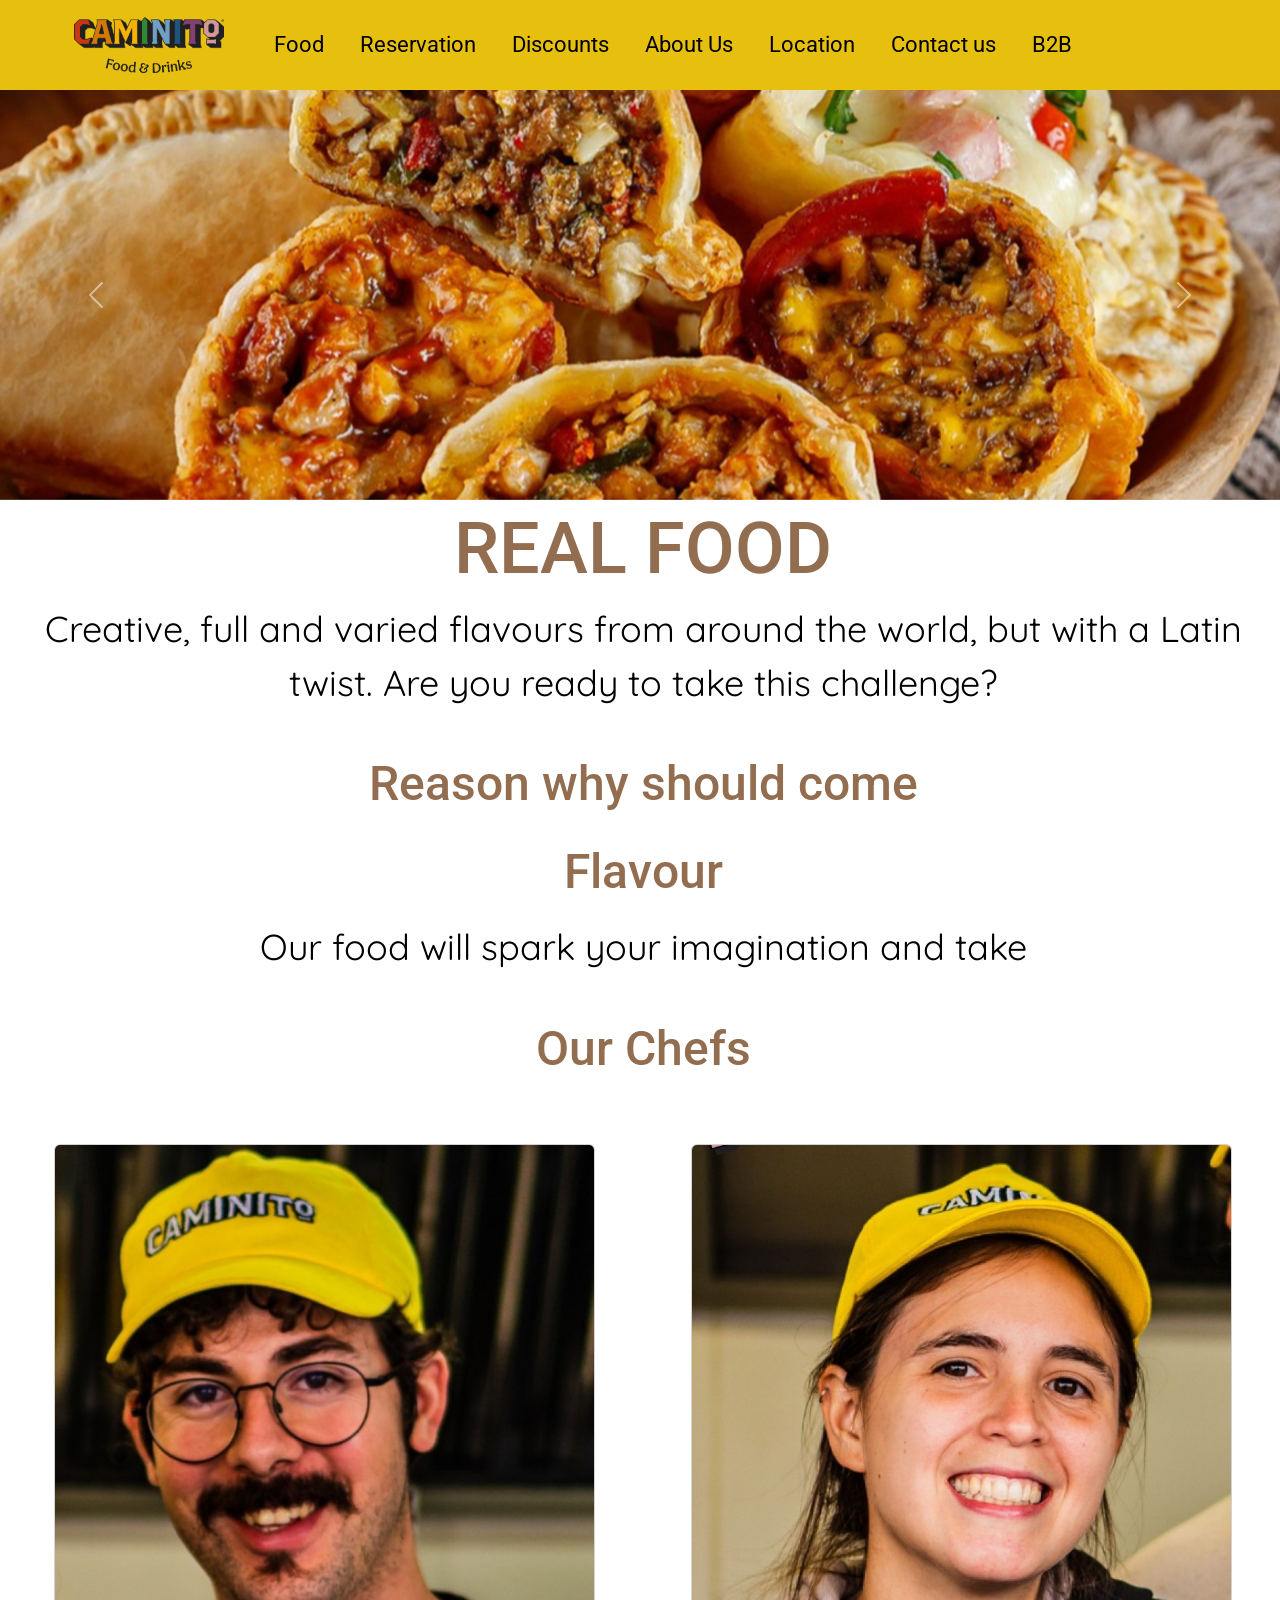
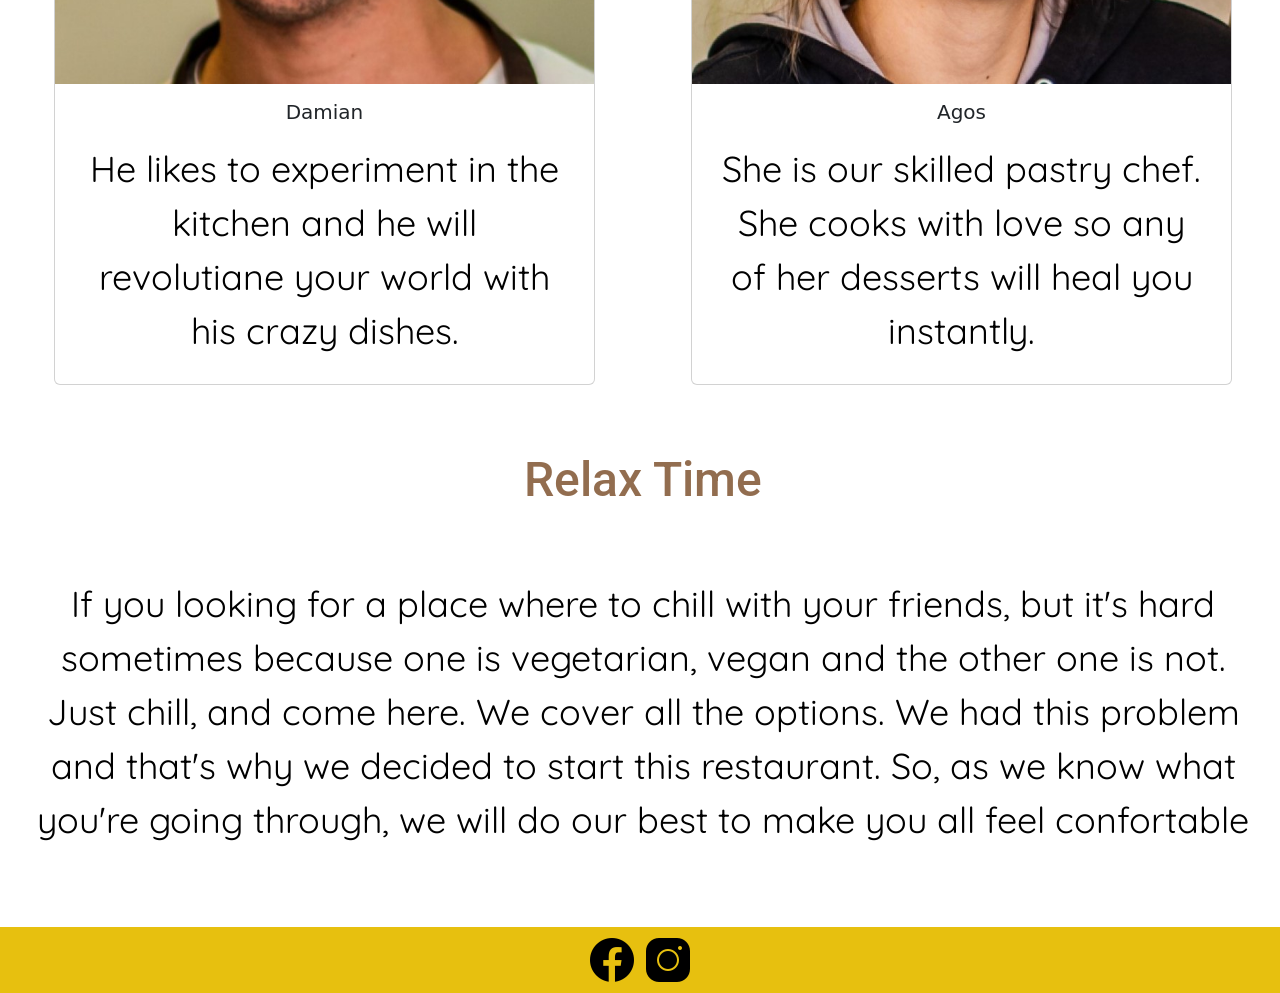
<file: index.html>
<DOCTYPE html>
<html lang="en">
<head>
    <meta charset="UTF-8">
    <meta http-equiv="X-UA-Compatible" content="IE=edge">
    <meta name="viewport" content="width=device-width, initial-scale=1.0">
    <title>Caminito Index</title>
    <!--link a Bootstrap-->
    <link href="https://cdn.jsdelivr.net/npm/bootstrap@5.3.0-alpha2/dist/css/bootstrap.min.css" rel="stylesheet" integrity="sha384-aFq/bzH65dt+w6FI2ooMVUpc+21e0SRygnTpmBvdBgSdnuTN7QbdgL+OapgHtvPp" crossorigin="anonymous">
    <!--Link a mi css-->
    <link rel="stylesheet" href="CSS/Style.css">
</head>
<body>
    <!--menu navegador por mi pagina-->
    <!--S nav boot-->
    <nav class="navbar navbar-expand-lg nav sticky-top">
        <!--S logo-->
            <div class="container-fluid">
              <a class="navbar-brand px-4 mx-2" href="index.html">
                <img src="Logo/Frame.png" alt="Caminito logo">
            </a>
        <!--E logo-->
         <!--S Boton hamburguesa-->
              <button class="navbar-toggler" type="button" data-bs-toggle="collapse" data-bs-target="#navbarNav" aria-controls="navbarNav" aria-expanded="false" aria-label="Toggle navigation">
                <span class="navbar-toggler-icon"></span>
              </button>
        <!--E Boton hamburguesa-->
            <div class="collapse navbar-collapse Nav1" id="navbarNav">
                <ul class="navbar-nav textsize textRight">
                  <li class="nav-item">
                    <a class="nav-link active" aria-current="page" href="./pages/food.html" > Food</a>
                  </li>
                  <li class="nav-item">
                    <a class="nav-link active" aria-current="page" href="./pages/reservation.html"> Reservation</a>
                  </li>
                  <li class="nav-item">
                    <a class="nav-link active" aria-current="page" href="./pages/discounts.html">Discounts</a>
                  </li>
                  <li class="nav-item">
                    <a class="nav-link active" aria-current="page" href="./pages/aboutus.html">About Us</a>
                  </li>
                  <li class="nav-item">
                    <a class="nav-link active" aria-current="page" href="./pages/location.html">Location</a>
                  </li>
                  </li>
                  <li class="nav-item">
                    <a class="nav-link active" aria-current="page" href="./pages/contactus.html">Contact us</a>
                  </li>
                  <li class="nav-item">
                    <a class="nav-link active" aria-current="page" href="./pages/b2b.html">B2B</a>
                  </li>
                </ul>
              </div>
            </div>
    </nav>
     <!---E NAV DE BOOT-->
    <!--Fin de mi menu navegador por mi pagina-->
<header>
        <!--S Carrusel automatico -->
       <div id="carouselExampleAutoplaying" class="carousel slide" data-bs-ride="carousel">
            <div class="carousel-inner">
              <div class="carousel-item active">
                <img src="fotos/Comida/Carrusel/Banner.jpg" class="d-block w-100" alt="several empanadas of differents flavours">
              </div>
              <div class="carousel-item">
                <img src="fotos/Comida/Carrusel/BannerChoclo.jpg" class="d-block w-100" alt="Veggie empanada with cheese and corn">
              </div>
              <div class="carousel-item">
                <img src="fotos/Comida/Carrusel/BannerVarias.jpg" class="d-block w-100" alt="Several empanada with differents fills">
              </div>
            </div>
            <button class="carousel-control-prev" type="button" data-bs-target="#carouselExampleAutoplaying" data-bs-slide="prev">
              <span class="carousel-control-prev-icon" aria-hidden="true"></span>
              <span class="visually-hidden">Previous</span>
            </button>
            <button class="carousel-control-next" type="button" data-bs-target="#carouselExampleAutoplaying" data-bs-slide="next">
              <span class="carousel-control-next-icon" aria-hidden="true"></span>
              <span class="visually-hidden">Next</span>
            </button>
          </div>
    </header>
    <main>
        <section class="textCenter contenedor">
            <h1>REAL FOOD</h1>
            <div>
            <p>Creative, full and varied flavours from around the world, but with a Latin twist. Are you ready to take this challenge?</p>
            </div>
        </div>
        </section>
        <section class="textCenter contenedor">
            <div>
                <h2>Reason why should come</h2>
            </div>
            <div class="hijo">
                 <h2>Flavour</h2>
                <P> Our food will spark your imagination and take<! you to a new world of gastronimical delights. Because our Chef are always experimenting new techniques from all around the world </P>
            </div>
                <h2>Our Chefs</h2>
                <div class="container-fluid py-2">
                    <div class="row">
                            <article class="col-sm-12 col-lg-6 p-5">
                                    <div class="card">
                                        <img src="fotos/Damian.jpg" class="card-img-top" alt="Chef Damian">
                                        <div class="card-body">
                                        <h5 class="card-title">Damian</h5>
                                        <p class="card-text">He likes to experiment in the kitchen and he will revolutiane your world with his crazy dishes.</p>
                                        </div>
                                    </div>
                            </article>
                            <article class="col-sm-12 col-lg-6 p-5">
                                <div class="card">
                                    <img src="fotos/Agos.jpg" class="card-img-top" alt="Chef Damian">
                                    <div class="card-body">
                                    <h5 class="card-title">Agos</h5>
                                    <p class="card-text">She is our skilled pastry chef. She cooks with love so any of her desserts will heal you instantly.</p>
                                    </div>
                                </div>
                            </article>
                    </div>
                </div>
                    <h2>Relax Time</h2>
                    <div class="hijo textCenter py-5 px-3">
                        <p> If you looking for a place where to chill with your friends, but it's hard sometimes because one is vegetarian, vegan and the other one is not. Just chill,
                            and come here. We cover all the options. We had this problem 
                            and that's why we decided to start this restaurant. So, as we know 
                             what you're going through, we will do our best to make you all feel confortable</p>
                    </div>
                </div>
            </div>
        </section>
    </main>
    <footer class="py-2">
        <a href="https://www.facebook.com/caminito.si.foodtruck" target="_blank">
        <img src="[data-uri]" target="Facebook">
       <a href="https://www.instagram.com/caminito.foodtruck/" target="_blank"> 
        <img src="[data-uri]" alt="Instagram">
       </a>
    </footer>
    <script src="https://cdn.jsdelivr.net/npm/bootstrap@5.3.0-alpha2/dist/js/bootstrap.bundle.min.js" integrity="sha384-qKXV1j0HvMUeCBQ+QVp7JcfGl760yU08IQ+GpUo5hlbpg51QRiuqHAJz8+BrxE/N" crossorigin="anonymous"></script>
</body>
</html>
</file>
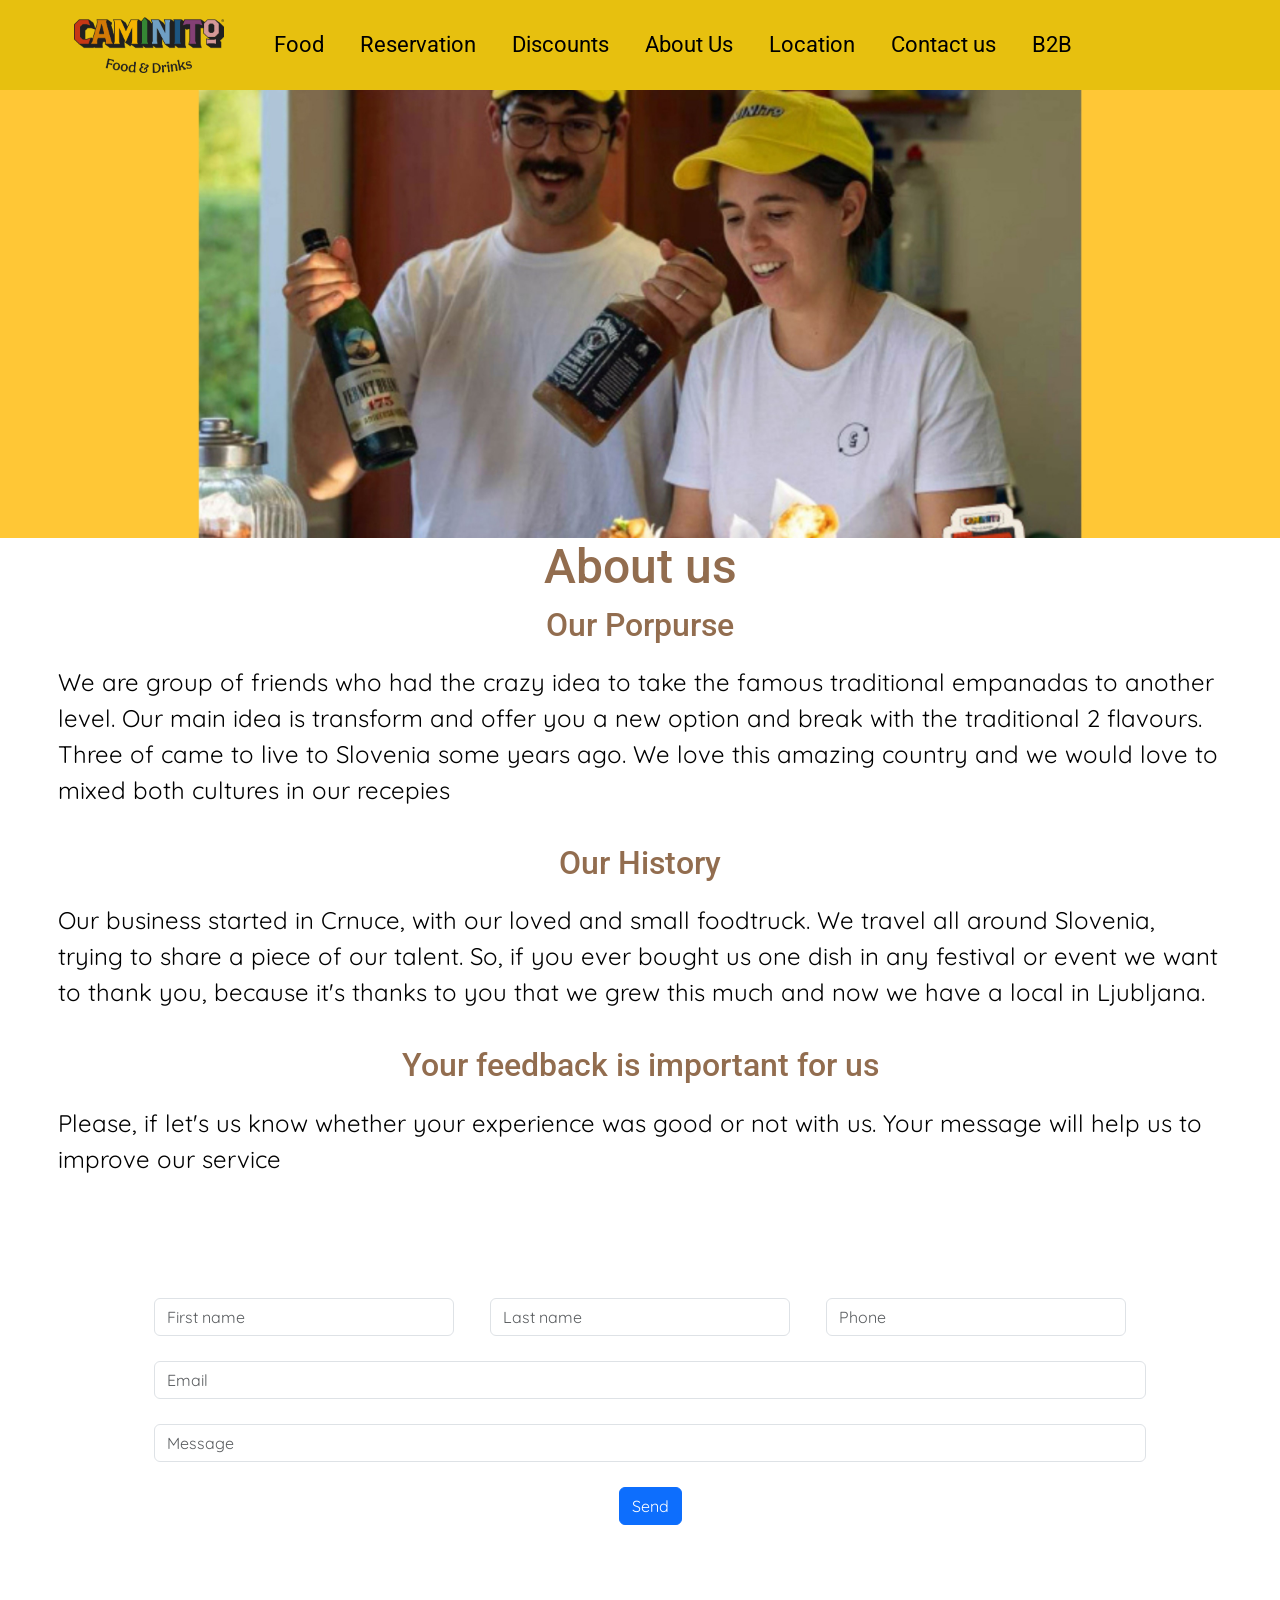
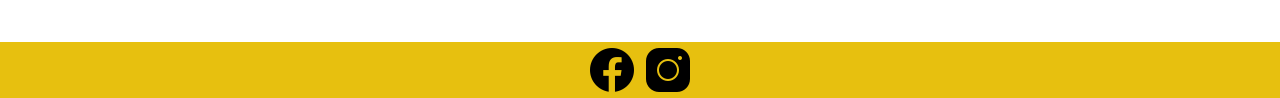
<file: pages/aboutus.html>
<!DOCTYPE html>
<html lang="en">
<head>
    <meta charset="UTF-8">
    <meta http-equiv="X-UA-Compatible" content="IE=edge">
    <meta name="viewport" content="width=device-width, initial-scale=1.0">
    <title>About us</title>
       <!--link a Bootstrap-->
       <link href="https://cdn.jsdelivr.net/npm/bootstrap@5.3.0-alpha2/dist/css/bootstrap.min.css" rel="stylesheet" integrity="sha384-aFq/bzH65dt+w6FI2ooMVUpc+21e0SRygnTpmBvdBgSdnuTN7QbdgL+OapgHtvPp" crossorigin="anonymous">
       <!--Link a mi css-->
       <link rel="stylesheet" href="../CSS/Style.css">
</head>
<body>
    <!--menu navegador por mi pagina-->
    <!--S nav boot-->
    <nav class="navbar navbar-expand-lg nav sticky-top">
        <!--S logo-->
            <div class="container-fluid">
              <a class="navbar-brand px-4 mx-2" href="../index.html">
                <img src="../Logo/Frame.png" alt="Caminito logo">
            </a>
        <!--E logo-->
         <!--S Boton hamburguesa-->
              <button class="navbar-toggler" type="button" data-bs-toggle="collapse" data-bs-target="#navbarNav" aria-controls="navbarNav" aria-expanded="false" aria-label="Toggle navigation">
                <span class="navbar-toggler-icon"></span>
              </button>
        <!--E Boton hamburguesa-->
            <div class="collapse navbar-collapse Nav1" id="navbarNav">
                <ul class="navbar-nav textsize textRight">
                  <li class="nav-item">
                    <a class="nav-link active" aria-current="page" href="food.html">Food</a>
                  </li>
                  <li class="nav-item">
                    <a class="nav-link active" aria-current="page" href="reservation.html">Reservation</a>
                  </li>
                  <li class="nav-item">
                    <a class="nav-link active" aria-current="page" href="discounts.html">Discounts</a>
                  </li>
                  <li class="nav-item">
                    <a class="nav-link active" aria-current="page" href="aboutus.html">About Us</a>
                  </li>
                  <li class="nav-item">
                    <a class="nav-link active" aria-current="page" href="location.html">Location</a>
                  </li>
                  </li>
                  <li class="nav-item">
                    <a class="nav-link active" aria-current="page" href="contactus.html">Contact us</a>
                  </li>
                  <li class="nav-item">
                    <a class="nav-link active" aria-current="page" href="b2b.html">B2B</a>
                  </li>
                </ul>
              </div>
            </div>
    </nav>
     <!---E NAV DE BOOT-->
    <!--Fin de mi menu navegador por mi pagina-->
    <Header>
        <img src="../fotos/Nav/aboutUs.jpg" alt="Plate with several portions of empanadas">
    </Header>
    <main>
        <h1>About us</h1>
        <Section class="px-5">
            <div>
                <h2>Our Porpurse</h2>
                <p> We are group of friends who had the crazy idea to take the famous traditional empanadas to another level. 
                    Our main idea is transform and offer you a new option and break with the traditional 2 flavours. Three of 
                    came to live to Slovenia some years ago. We love this amazing country and we would love to mixed both 
                    cultures in our recepies
                 <!--<br> se usa para separa en lineas-->
            </div>
            <div>
                <h2> Our History</h2>
                <p>Our business started in Crnuce, with our loved and small foodtruck. We travel all around Slovenia,
                trying to share a piece of our talent. So, if you ever bought us one dish in any festival or event 
                we want to thank you, because it's thanks to you that we grew this much and now we have a local in Ljubljana.</p>
            </div>
        </Section>

        <Section class="px-5">
            <div> 
                <h2>Your feedback is important for us</h2>
                <p>Please, if let's us know whether your experience was good or not with us. Your message will help us to improve our service</p>
            </div>
            <Div>
                <form action="Envio.php">
                    <div class="row g-3 p-5 mx-auto">
                        <div class="col">
                          <input type="text" class="form-control" placeholder="First name" aria-label="First name">
                        </div>
                        <div class="col">
                          <input type="text" class="form-control" placeholder="Last name" aria-label="Last name">
                        </div>
                        <div class="col">
                            <input type="text" class="form-control" placeholder="Phone" aria-label="Phone">
                          </div>
                        <div class="col-12">
                            <input type="email" class="form-control" placeholder="Email" aria-label="Email">
                        </div>
                        <div class="col-12">
                            <input type="text" class="form-control" placeholder="Message" aria-label="Message">
                        </div>
                        <div class="col-12 textCenter">
                            <button type="submit" class="btn btn-primary">Send</button>
                          </div>
                    </div>
                </form>
            </div>
        </Section>
        <Sect></Sect>
    </main>
    <footer><a href="https://www.facebook.com/caminito.si.foodtruck" target="_blank">
        <img src="[data-uri]" target="Facebook">
       <a href="https://www.instagram.com/caminito.foodtruck/" target="_blank"> 
        <img src="[data-uri]" alt="Instagram">
       </a>
    </footer>
    <script src="https://cdn.jsdelivr.net/npm/bootstrap@5.3.0-alpha2/dist/js/bootstrap.bundle.min.js" integrity="sha384-qKXV1j0HvMUeCBQ+QVp7JcfGl760yU08IQ+GpUo5hlbpg51QRiuqHAJz8+BrxE/N" crossorigin="anonymous"></script>
</body>
</file>
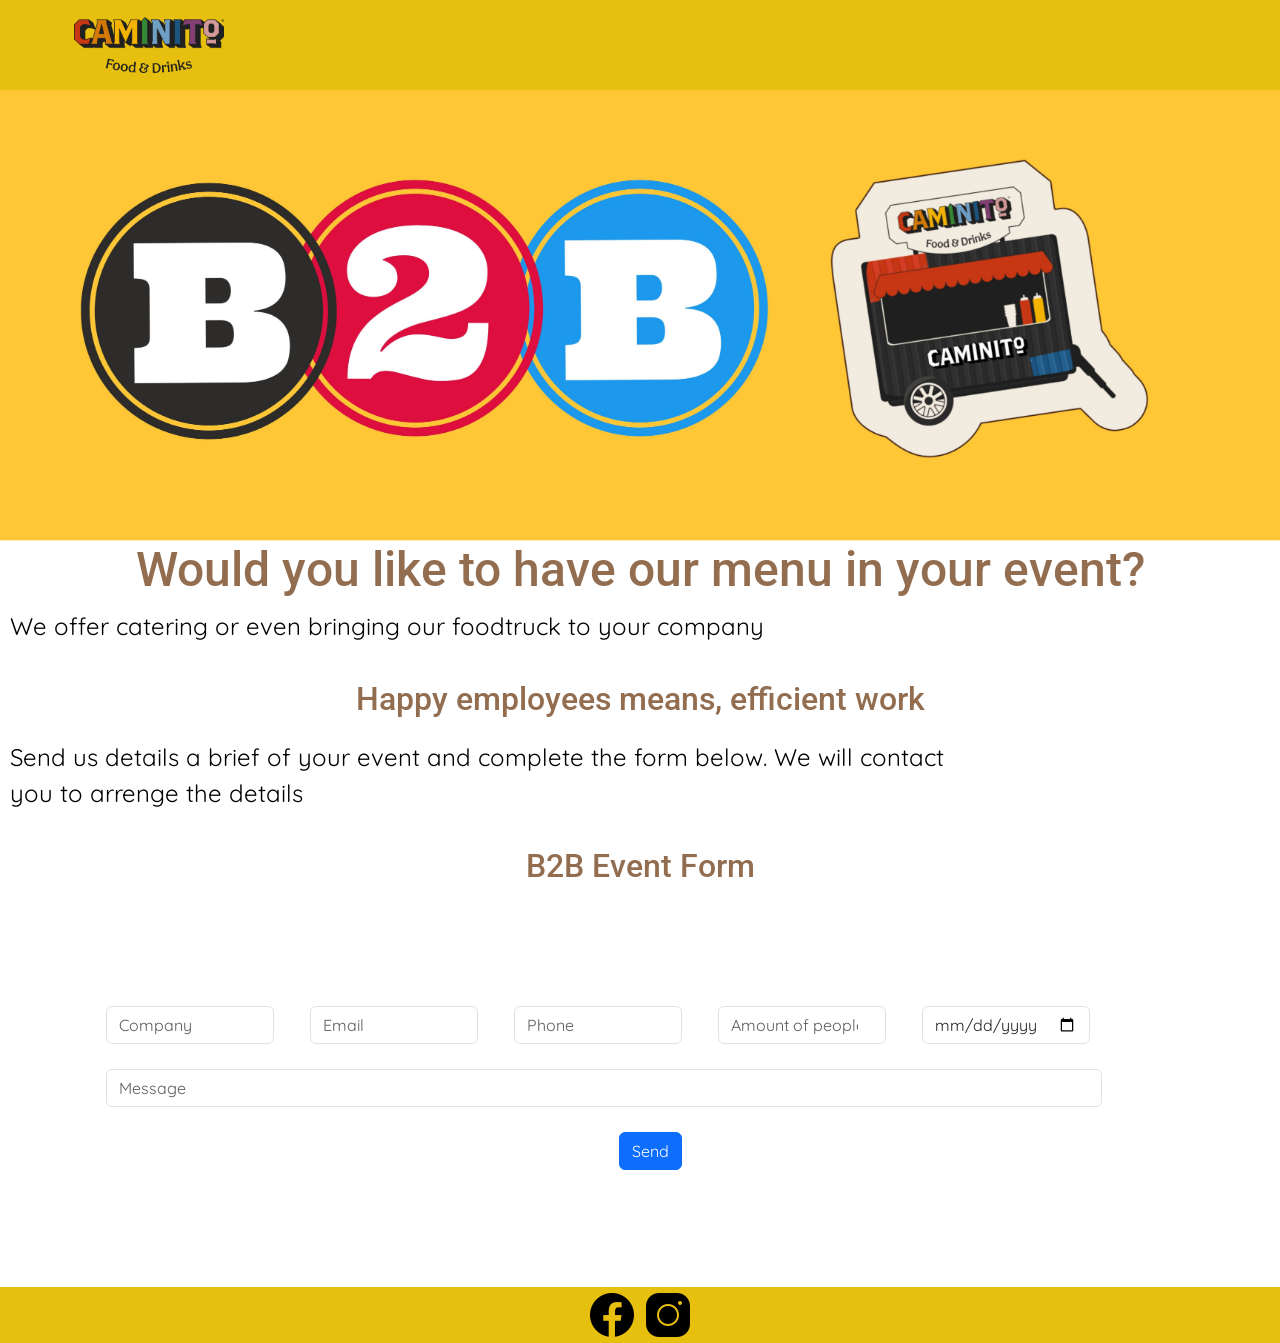
<file: pages/b2b.html>
<!DOCTYPE html>
<html lang="en">
<head>
    <meta charset="UTF-8">
    <meta http-equiv="X-UA-Compatible" content="IE=edge">
    <meta name="viewport" content="width=device-width, initial-scale=1.0">
    <title>B2B</title>
       <!--link a Bootstrap-->
       <link href="https://cdn.jsdelivr.net/npm/bootstrap@5.3.0-alpha2/dist/css/bootstrap.min.css" rel="stylesheet" integrity="sha384-aFq/bzH65dt+w6FI2ooMVUpc+21e0SRygnTpmBvdBgSdnuTN7QbdgL+OapgHtvPp" crossorigin="anonymous">
       <!--Link a mi css-->
       <link rel="stylesheet" href="../CSS/Style.css">
<body>
    <!--menu navegador por mi pagina-->
    <!--S nav boot-->
    <nav class="navbar navbar-expand-lg nav sticky-top">
        <!--S logo-->
            <div class="container-fluid">
              <a class="navbar-brand px-4 mx-2" href="../index.html">
                <img src="../Logo/Frame.png" alt="Caminito logo">
            </a>
        <!--E logo-->
         <!--S Boton hamburguesa-->
              <button class="navbar-toggler" type="button" data-bs-toggle="collapse" data-bs-target="#navbarNav" aria-controls="navbarNav" aria-expanded="false" aria-label="Toggle navigation">
                <span class="navbar-toggler-icon"></span>
        <!--E Boton hamburguesa-->
            <div class="collapse navbar-collapse Nav1" id="navbarNav">
              <ul class="navbar-nav textsize textRight">
                <li class="nav-item">
                  <a class="nav-link active" aria-current="page" href="food.html">Food</a>
                </li>
                <li class="nav-item">
                  <a class="nav-link active" aria-current="page" href="reservation.html">Reservation</a>
                </li>
                <li class="nav-item">
                  <a class="nav-link active" aria-current="page" href="discounts.html">Discounts</a>
                </li>
                <li class="nav-item">
                  <a class="nav-link active" aria-current="page" href="aboutus.html">About Us</a>
                </li>
                <li class="nav-item">
                  <a class="nav-link active" aria-current="page" href="location.html">Location</a>
                </li>
                </li>
                <li class="nav-item">
                  <a class="nav-link active" aria-current="page" href="contactus.html">Contact us</a>
                </li>
                <li class="nav-item">
                  <a class="nav-link active" aria-current="page" href="b2b.html">B2B</a>
                </li>
              </ul>
              </div>
            </div>
          </nav>
        <!---E NAV DE BOOT-->
        <!--Fin de mi menu navegador por mi pagina-->
    <header>
        <img src="../fotos/Nav/b2b.jpg" alt="Plate with empanadas of differents flavours">
    </header>
        <Main>
            <Section>
                <h1>Would you like to have our menu in your event?</h1>
                <p>We offer catering or even bringing our foodtruck to your company</p>
                <h2>Happy employees means, efficient work</h2>
                <p>Send us details a brief of your event and complete the form below. We will contact 
                    <br> you to arrenge the details</p>
            </Section>
            <section>
            <h2>B2B Event Form</form></h2>
            <form action="Envio.php">
                <div class="row g-3 p-5 mx-auto">
                    <div class="col-sm-12 col-md-2">
                      <input type="text" class="form-control" placeholder="Company" aria-label="Company">
                    </div>
                    <div class="col-sm-12 col-md-2">
                        <input type="email" class="form-control" placeholder="Email" aria-label="Email">
                    </div>
                    <div class="col-sm-12 col-md-2">
                        <input type="text" class="form-control" placeholder="Phone" aria-label="Phone">
                      </div>

                    <div class="col-sm-12 col-md-2">
                      <input type="number" class="form-control" placeholder="Amount of people" aria-label="Amount of People">
                    </div>
                    <div class="col-sm-12 col-md-2">
                        <input type="date" class="form-control" placeholder="Date" aria-label="Date">
                    </div>
                    <div class="col-sm-12 col-md-11">
                    <input type="text" class="form-control" placeholder="Message" aria-label="Message">
                    </div>
                    <div class="col-12 textCenter">
                        <button type="submit" class="btn btn-primary">Send</button>
                    </div>
                  </div>
                </form>
            </section>
        </Main>
        <footer><a href="https://www.facebook.com/caminito.si.foodtruck/" target="_blank">
            <img src="[data-uri]" target="Facebook">
           <a href="https://www.instagram.com/caminito.foodtruck/" target="_blank"> 
            <img src="[data-uri]" alt="Instagram">
           </a>
        </footer>  
        <script src="https://cdn.jsdelivr.net/npm/bootstrap@5.3.0-alpha2/dist/js/bootstrap.bundle.min.js" integrity="sha384-qKXV1j0HvMUeCBQ+QVp7JcfGl760yU08IQ+GpUo5hlbpg51QRiuqHAJz8+BrxE/N" crossorigin="anonymous"></script>  
</body>
</html>
</file>
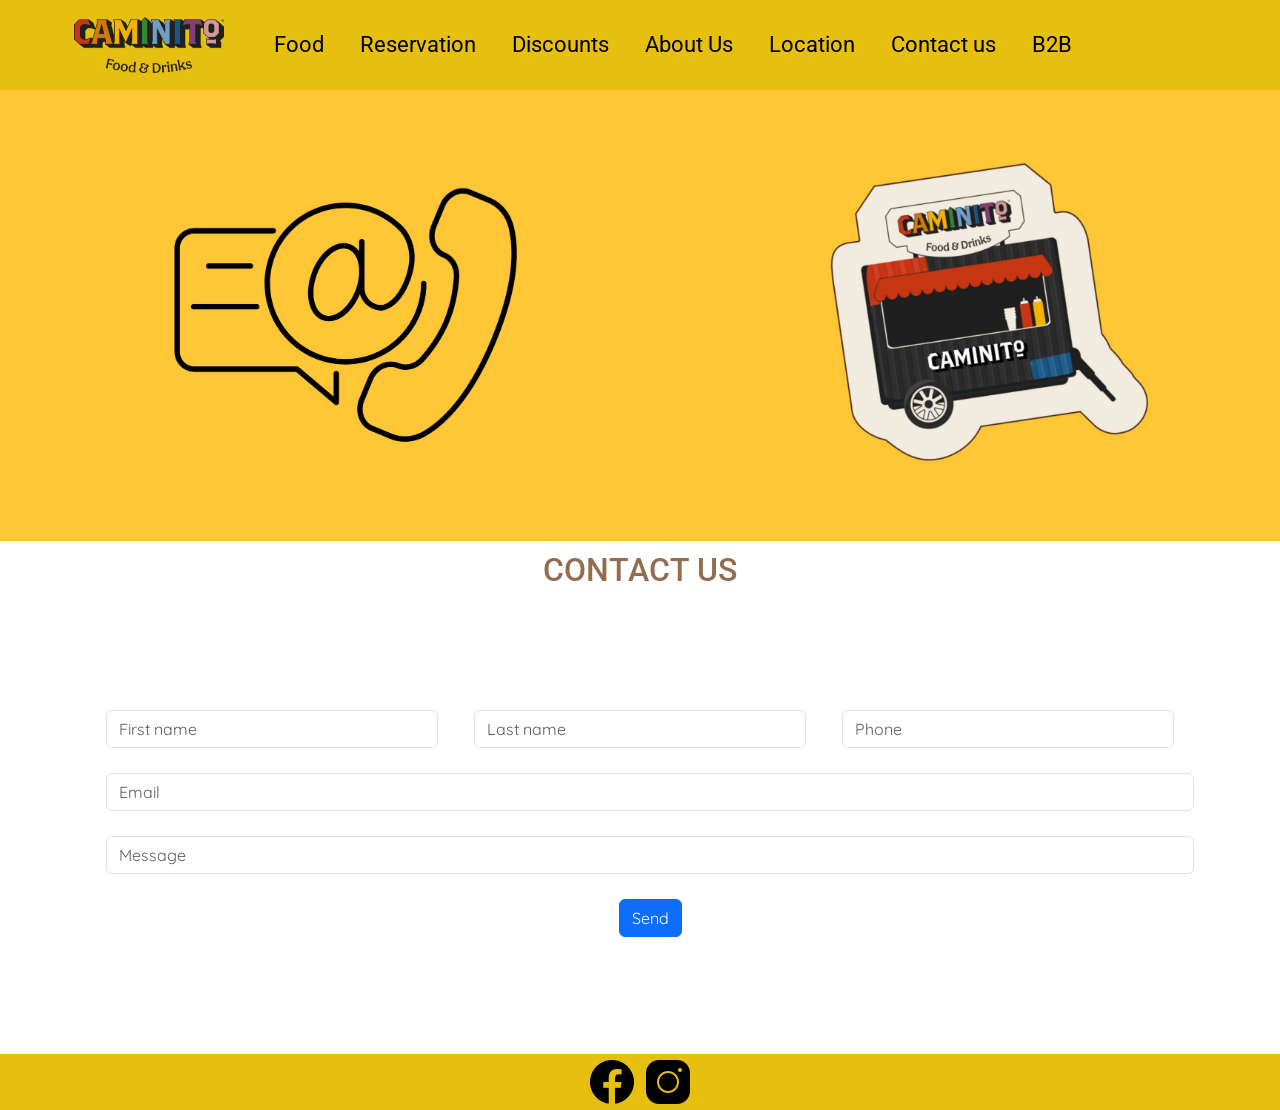
<file: pages/contactus.html>
<!DOCTYPE html>
<html lang="en">
<head>
    <meta charset="UTF-8">
    <meta http-equiv="X-UA-Compatible" content="IE=edge">
    <meta name="viewport" content="width=device-width, initial-scale=1.0">
    <title>contactus</title>
    <!--Link to bootstrap-->
    <link href="https://cdn.jsdelivr.net/npm/bootstrap@5.3.0-alpha2/dist/css/bootstrap.min.css" rel="stylesheet" integrity="sha384-aFq/bzH65dt+w6FI2ooMVUpc+21e0SRygnTpmBvdBgSdnuTN7QbdgL+OapgHtvPp" crossorigin="anonymous">
    <!--Link to my css-->
    <link rel="stylesheet" href="../CSS/Style.css">
</head>
<body>
    <!--menu navegador por mi pagina-->
    <!--S nav boot-->
    <nav class="navbar navbar-expand-lg nav sticky-top">
        <!--S logo-->
            <div class="container-fluid">
              <a class="navbar-brand px-4 mx-2" href="../index.html">
                <img src="../Logo/Frame.png" alt="Caminito logo">
            </a>
        <!--E logo-->
         <!--S Boton hamburguesa-->
              <button class="navbar-toggler" type="button" data-bs-toggle="collapse" data-bs-target="#navbarNav" aria-controls="navbarNav" aria-expanded="false" aria-label="Toggle navigation">
                <span class="navbar-toggler-icon"></span>
              </button>
        <!--E Boton hamburguesa-->
            <div class="collapse navbar-collapse Nav1" id="navbarNav">
                <ul class="navbar-nav textsize textRight">
                  <li class="nav-item">
                    <a class="nav-link active" aria-current="page" href="Food.html" > Food</a>
                  </li>
                  <li class="nav-item">
                    <a class="nav-link active" aria-current="page" href="Reservation.html"> Reservation</a>
                  </li>
                  <li class="nav-item">
                    <a class="nav-link active" aria-current="page" href="Discounts.html">Discounts</a>
                  </li>
                  <li class="nav-item">
                    <a class="nav-link active" aria-current="page" href="Aboutus.html">About Us</a>
                  </li>
                  <li class="nav-item">
                    <a class="nav-link active" aria-current="page" href="location.html">Location</a>
                  </li>
                  </li>
                  <li class="nav-item">
                    <a class="nav-link active" aria-current="page" href="contactus.html">Contact us</a>
                  </li>
                  <li class="nav-item">
                    <a class="nav-link active" aria-current="page" href="B2B.html">B2B</a>
                  </li>
                </ul>
              </div>
            </div>
          </nav>
        <!---E NAV DE BOOT-->
        <!--Fin de mi menu navegador por mi pagina-->
    <header>
        <img src="../fotos/Nav/contactUs.jpg" alt="Plate with empanadas of differents flavours">
    </header>
    <Main>
        <h2>CONTACT US</h2>
        <form action="Envio.php">
            <div class="row g-3 p-5 mx-auto">
                <div class="col">
                  <input type="text" class="form-control" placeholder="First name" aria-label="First name">
                </div>
                <div class="col">
                  <input type="text" class="form-control" placeholder="Last name" aria-label="Last name">
                </div>
                <div class="col">
                    <input type="text" class="form-control" placeholder="Phone" aria-label="Phone">
                  </div>
                <div class="col-12">
                    <input type="email" class="form-control" placeholder="Email" aria-label="Email">
                </div>
                <div class="col-12">
                    <input type="text" class="form-control" placeholder="Message" aria-label="Message">
                </div>
                <div class="col-12 textCenter">
                    <button type="submit" class="btn btn-primary">Send</button>
                  </div>
              </div>
            </form>
        </Main>
        <footer><a href="https://www.facebook.com/caminito.si.foodtruck" target="_blank">
            <img src="[data-uri]" target="Facebook">
           <a href="https://www.instagram.com/caminito.foodtruck/" target="_blank"> 
            <img src="[data-uri]" alt="Instagram">
           </a>
        </footer>    
    <script src="https://cdn.jsdelivr.net/npm/bootstrap@5.3.0-alpha2/dist/js/bootstrap.bundle.min.js" integrity="sha384-qKXV1j0HvMUeCBQ+QVp7JcfGl760yU08IQ+GpUo5hlbpg51QRiuqHAJz8+BrxE/N" crossorigin="anonymous"></script>
</body>
</html>
</file>
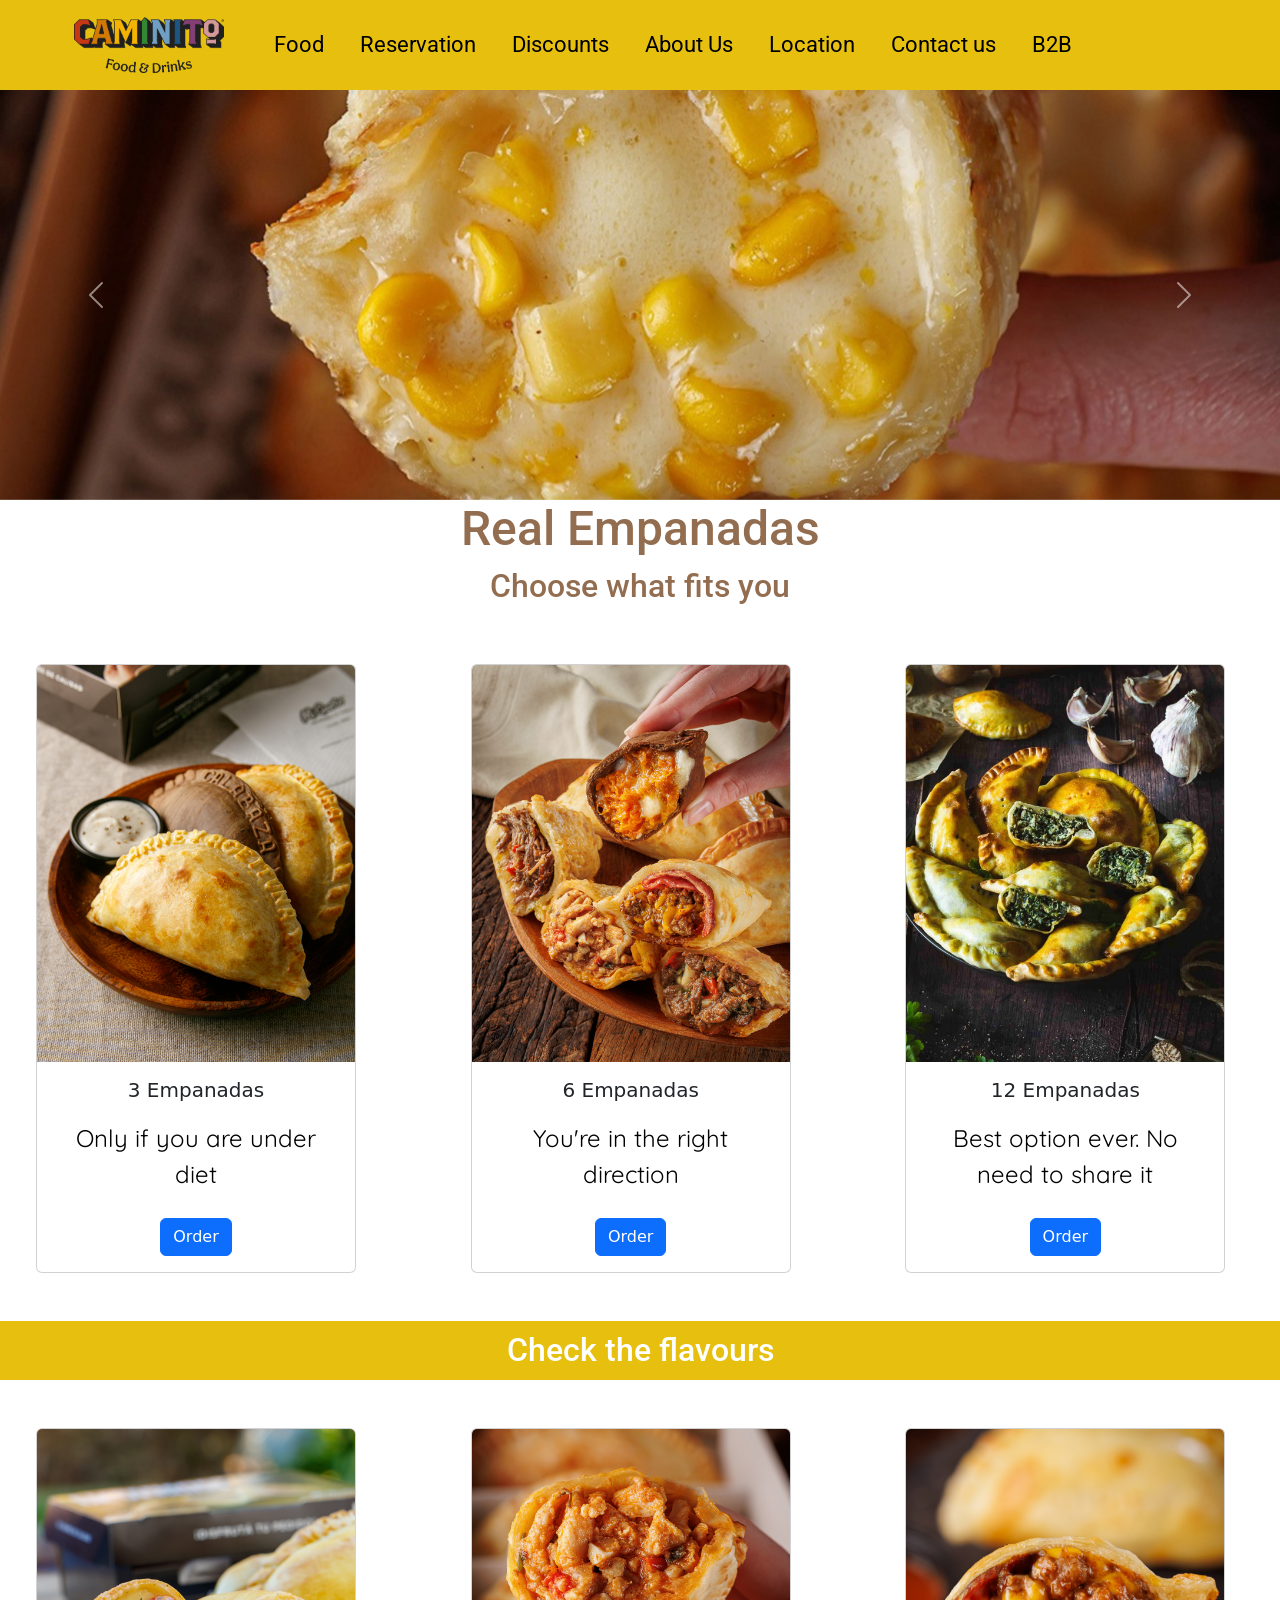
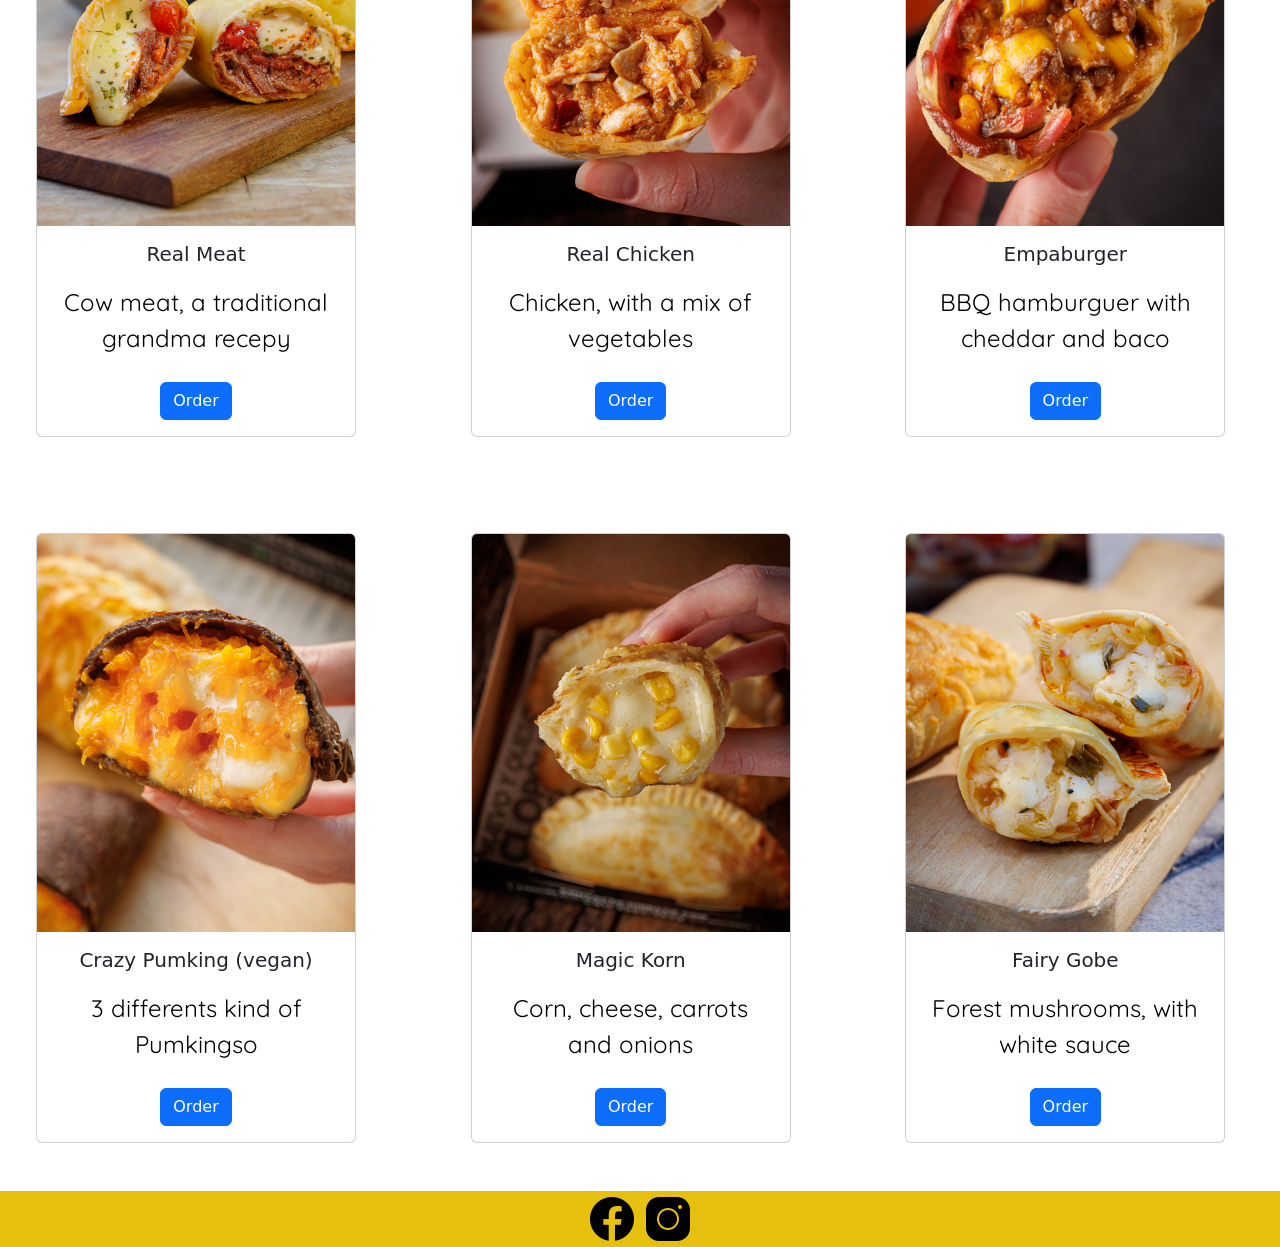
<file: pages/food.html>
<!DOCTYPE html>
<html lang="en">
<head>
    <meta charset="UTF-8">
    <meta http-equiv="X-UA-Compatible" content="IE=edge">
    <meta name="viewport" content="width=device-width, initial-scale=1.0">
    <title>FOOD</title>
     <!--link a Bootstrap-->
     <link href="https://cdn.jsdelivr.net/npm/bootstrap@5.3.0-alpha2/dist/css/bootstrap.min.css" rel="stylesheet" integrity="sha384-aFq/bzH65dt+w6FI2ooMVUpc+21e0SRygnTpmBvdBgSdnuTN7QbdgL+OapgHtvPp" crossorigin="anonymous">
     <!--Link a mi css-->
     <link rel="stylesheet" href="../CSS/Style.css">
</head>
<body>
    <!--menu navegador por mi pagina-->
    <!--S nav boot-->
    <nav class="navbar navbar-expand-lg nav sticky-top">
        <!--S logo-->
        <div class="container-fluid">
            <a class="navbar-brand px-4 mx-2" href="../index.html">
            <img src="../Logo/Frame.png" alt="Caminito logo">
          </a>
        <!--E logo-->
         <!--S Boton hamburguesa-->
              <button class="navbar-toggler" type="button" data-bs-toggle="collapse" data-bs-target="#navbarNav" aria-controls="navbarNav" aria-expanded="false" aria-label="Toggle navigation">
                <span class="navbar-toggler-icon"></span>
              </button>
        <!--E Boton hamburguesa-->
            <div class="collapse navbar-collapse Nav1" id="navbarNav">
                <ul class="navbar-nav textsize textRight">
                  <li class="nav-item">
                    <a class="nav-link active" aria-current="page" href="#" > Food</a>
                  </li>
                  <li class="nav-item">
                    <a class="nav-link active" aria-current="page" href="Reservation.html"> Reservation</a>
                  </li>
                  <li class="nav-item">
                    <a class="nav-link active" aria-current="page" href="Discounts.html">Discounts</a>
                  </li>
                  <li class="nav-item">
                    <a class="nav-link active" aria-current="page" href="Aboutus.html">About Us</a>
                  </li>
                  <li class="nav-item">
                    <a class="nav-link active" aria-current="page" href="location.html">Location</a>
                  </li>
                  </li>
                  <li class="nav-item">
                    <a class="nav-link active" aria-current="page" href="contactus.html">Contact us</a>
                  </li>
                  <li class="nav-item">
                    <a class="nav-link active" aria-current="page" href="B2B.html">B2B</a>
                  </li>
                </ul>
              </div>
            </div>
          </nav>
        <!---E NAV DE BOOT-->
        <!--Fin de mi menu navegador por mi pagina-->
    <main>
        <header>
            <!--S Carrusel automatico -->
        <div id="carouselExampleAutoplaying" class="carousel slide" data-bs-ride="carousel">
        <div class="carousel-inner">
        <div class="carousel-item active">
            <img src="../fotos/Comida/Carrusel/BannerChoclo.jpg" class="d-block w-100" alt="several empanadas of differents flavours">
        </div>
        <div class="carousel-item">
            <img src="../fotos/Comida/Carrusel/Banner.jpg" class="d-block w-100" alt="Veggie empanada with cheese and corn">
        </div>
        <div class="carousel-item">
            <img src="../fotos/Comida/Carrusel/BannerVarias.jpg" class="d-block w-100" alt="Several empanada with differents fills">
        </div>
        </div>
            <button class="carousel-control-prev" type="button" data-bs-target="#carouselExampleAutoplaying" data-bs-slide="prev">
            <span class="carousel-control-prev-icon" aria-hidden="true"></span>
            <span class="visually-hidden">Previous</span>
            </button>
            <button class="carousel-control-next" type="button" data-bs-target="#carouselExampleAutoplaying" data-bs-slide="next">
            <span class="carousel-control-next-icon" aria-hidden="true"></span>
            <span class="visually-hidden">Next</span>
            </button>
        </div>
    </header>
         <section>
        <h1>Real Empanadas</h1> <!--Aca es donde tengo la duda de si tendria que poner cada una de mis divisiones de temas? - se divide como por temas? -->
        </section > 
        <Section>  
            <h2>Choose what fits you</h2>
                <div class="row">
                    <article class="col-sm-12 col-md-4 p-5">
                        <!--BootS cards S-->
                        <div class="card textCenter" style="width: 20em" >
                            <img src="../fotos/Comida/3_Empanadas.jpg" class="card-img-top" alt="A plate with 3 empanadas">
                            <div class="card-body">
                            <h5 class="card-title">3 Empanadas</h5>
                            <p class="card-text">Only if you are under diet</p>
                            <a href="#" class="btn btn-primary">Order</a>
                        </div>
                    </article>
                    <!--BootS cards E-->
                    <!--BootS cards S-->
                    <article class="col-sm-12 col-md-4 p-5 ">
                        <div class="card textCenter" style="width: 20em">
                            <img src="../fotos/Comida/varrietz.jpg" class="card-img-top" alt="Plate with 6 empanadas">
                            <div class="card-body">
                            <h5 class="card-title">6 Empanadas</h5>
                            <p class="card-text">You're in the right direction</p>
                            <a href="#" class="btn btn-primary">Order</a>
                        </div>
                    </article>
                    <!--BootS cards E-->
                    <!--BootS cards S-->
                    <article class="col-sm-12 col-md-4 p-5">
                        <div class="card textCenter" style="width: 20em" >
                            <img src="../fotos/Comida/12_empanadas.jpg" class="card-img-top" alt="Plate with several empanadas">
                            <div class="card-body">
                            <h5 class="card-title">12 Empanadas</h5>
                            <p class="card-text">Best option ever. No need to share it</p>
                            <a href="#" class="btn btn-primary">Order</a>
                        </div>
                    </article>
                    <!--BootS cards E-->
                </div>
            </div>
    
            <h2 class="bg">Check the flavours</h2>
                
            <div class="row">
                    <!--BootS cards S-->
                    <article class="col-sm-12 col-md-4 p-5">
                        <div class="card textCenter" style="width: 20em" >
                            <img src="../fotos/Comida/Matambre.jpg" class="card-img-top" alt="Meat empanadas">
                            <div class="card-body">
                            <h5 class="card-title">Real Meat</h5>
                            <p class="card-text">Cow meat, a traditional grandma recepy</p>
                            <a href="#" class="btn btn-primary">Order</a>
                        </div>
                    </article>
                    <!--BootS cards E-->
                    <!--BootS cards S-->
                    <article class="col-sm-12 col-md-4 p-5">
                        <div class="card textCenter" style="width: 20em" >
                            <img src="../fotos/Comida/Chicken.jpg" class="card-img-top" alt="Chicken empanadas">
                            <div class="card-body">
                            <h5 class="card-title">Real Chicken</h5>
                            <p class="card-text">Chicken, with a mix of vegetables</p>
                            <a href="#" class="btn btn-primary">Order</a>
                        </div>
                    </article>
                    <!--BootS cards E-->
                    <!--BootS cards S-->
                    <article class="col-sm-12 col-md-4 p-5">
                        <div class="card textCenter" style="width: 20em" >
                            <img src="../fotos/Comida/Cheeseburger.jpg" class="card-img-top" alt="Empanada filled with Cheeseburger">
                            <div class="card-body">
                            <h5 class="card-title">Empaburger</h5>
                            <p class="card-text">BBQ hamburguer with cheddar and baco</p>
                            <a href="#" class="btn btn-primary">Order</a>
                        </div>
                    </article>
                    <!--BootS cards E-->
                    <!--BootS cards S-->
                    <article class="col-sm-12 col-md-4 p-5">
                        <div class="card textCenter" style="width: 20em" >
                            <img src="../fotos/Comida/Humita.jpg" class="card-img-top" alt="Empanada with Pumking, korn and cheese">
                            <div class="card-body">
                            <h5 class="card-title">Crazy Pumking (vegan)</h5>
                            <p class="card-text">3 differents kind of Pumkingso</p>
                            <a href="#" class="btn btn-primary">Order</a>
                        </div>
                    </article>
                    <!--BootS cards E-->
                    <article class="col-sm-12 col-md-4 p-5">
                        <div class="card textCenter" style="width: 20em" >
                            <img src="../fotos/Comida/Korn.jpg" class="card-img-top" alt="Empanada with korn and cheese">
                            <div class="card-body">
                            <h5 class="card-title">Magic Korn</h5>
                            <p class="card-text">Corn, cheese, carrots and onions </p>
                            <a href="#" class="btn btn-primary">Order</a>
                        </div>
                    </article>
                    <!--BootS cards E-->
                    <!--BootS cards E-->
                    <article class="col-sm-12 col-md-4 p-5">
                        <div class="card textCenter" style="width: 20em" >
                            <img src="../fotos/Comida/Vegetariana.jpg" class="card-img-top" alt="Empanada with vegetables">
                            <div class="card-body">
                            <h5 class="card-title">Fairy Gobe</h5>
                            <p class="card-text">Forest mushrooms, with white sauce </p>
                            <a href="#" class="btn btn-primary">Order</a>
                        </div>
                    </article>
                    <!--BootS cards E-->
            </div>
            </section>
        </main>
            <footer> <a href="https://www.facebook.com/caminito.si.foodtruck" target="_blank">
                     <img src="[data-uri]" target="Facebook">
                    <a href="https://www.instagram.com/caminito.foodtruck/" target="_blank"> 
                     <img src="[data-uri]" alt="Instagram">
                    </a>
            </footer>
 <script src="https://cdn.jsdelivr.net/npm/bootstrap@5.3.0-alpha2/dist/js/bootstrap.bundle.min.js" integrity="sha384-qKXV1j0HvMUeCBQ+QVp7JcfGl760yU08IQ+GpUo5hlbpg51QRiuqHAJz8+BrxE/N" crossorigin="anonymous"></script>
</body>
</html>
</file>
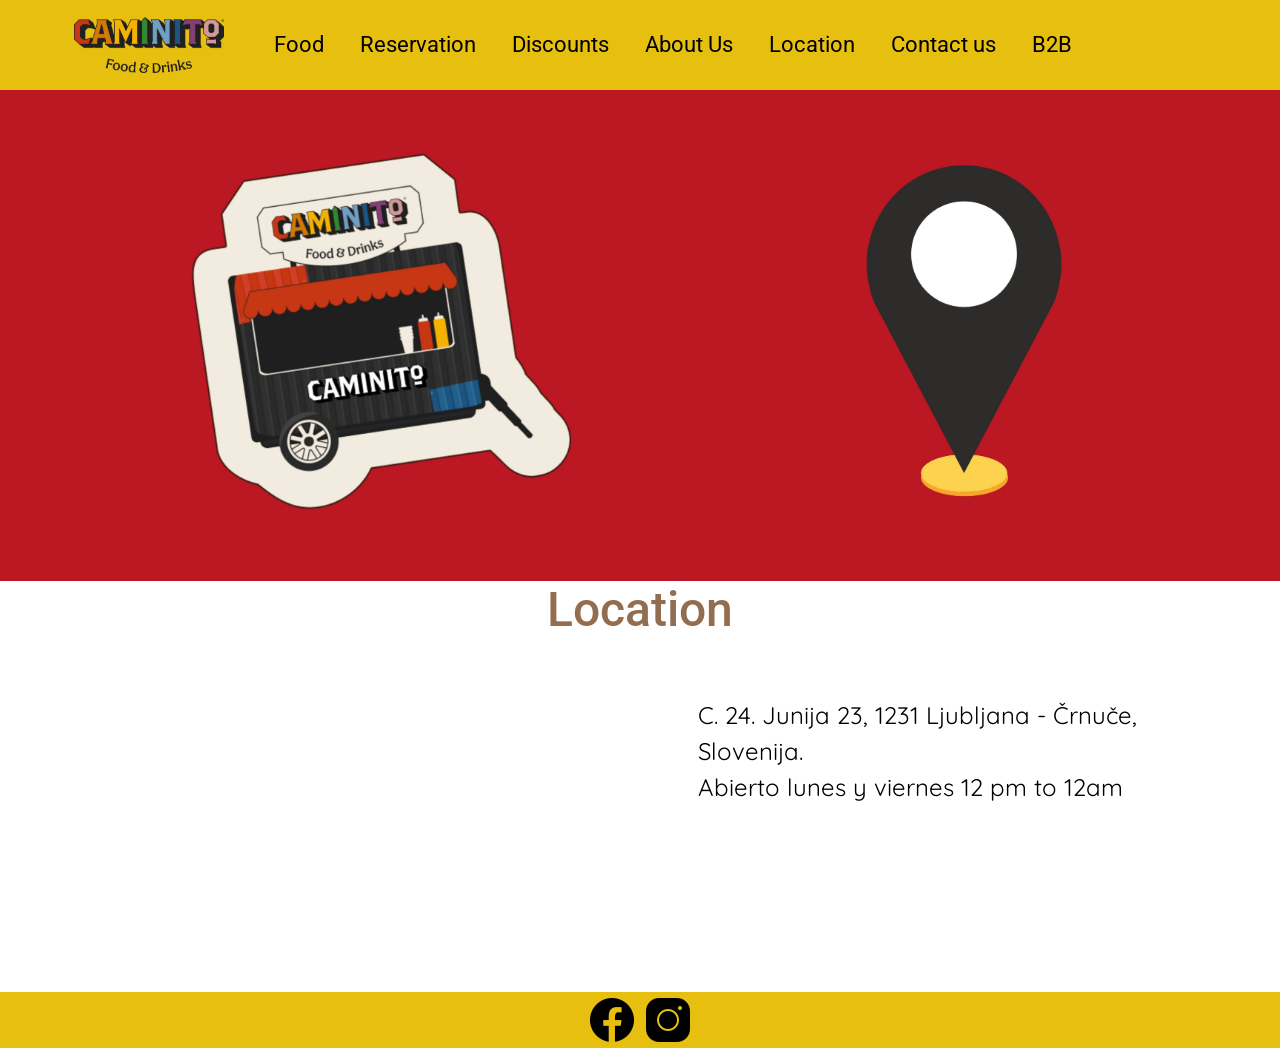
<file: pages/location.html>
<!DOCTYPE html>
   <html lang="en">
   <head>
    <meta charset="UTF-8">
    <meta http-equiv="X-UA-Compatible" content="IE=edge">
    <meta name="viewport" content="width=device-width, initial-scale=1.0">
    <title>Location</title>
       <!--link a Bootstrap-->
       <link href="https://cdn.jsdelivr.net/npm/bootstrap@5.3.0-alpha2/dist/css/bootstrap.min.css" rel="stylesheet" integrity="sha384-aFq/bzH65dt+w6FI2ooMVUpc+21e0SRygnTpmBvdBgSdnuTN7QbdgL+OapgHtvPp" crossorigin="anonymous">
       <!--Link a mi css-->
       <link rel="stylesheet" href="../CSS/Style.css">
</head>
<body>
    <!--menu navegador por mi pagina-->
    <!--S nav boot-->
    <nav class="navbar navbar-expand-lg nav sticky-top">
        <!--S logo-->
            <div class="container-fluid">
              <a class="navbar-brand px-4 mx-2" href="../index.html">
                <img src="../Logo/Frame.png" alt="Caminito logo">
            </a>
        <!--E logo-->
         <!--S Boton hamburguesa-->
              <button class="navbar-toggler" type="button" data-bs-toggle="collapse" data-bs-target="#navbarNav" aria-controls="navbarNav" aria-expanded="false" aria-label="Toggle navigation">
                <span class="navbar-toggler-icon"></span>
              </button>
        <!--E Boton hamburguesa-->
            <div class="collapse navbar-collapse Nav1" id="navbarNav">
                <ul class="navbar-nav textsize textRight">
                  <li class="nav-item">
                    <a class="nav-link active" aria-current="page" href="Food.html" > Food</a>
                  </li>
                  <li class="nav-item">
                    <a class="nav-link active" aria-current="page" href="Reservation.html"> Reservation</a>
                  </li>
                  <li class="nav-item">
                    <a class="nav-link active" aria-current="page" href="Discounts.html">Discounts</a>
                  </li>
                  <li class="nav-item">
                    <a class="nav-link active" aria-current="page" href="Aboutus.html">About Us</a>
                  </li>
                  <li class="nav-item">
                    <a class="nav-link active" aria-current="page" href="location.html">Location</a>
                  </li>
                  </li>
                  <li class="nav-item">
                    <a class="nav-link active" aria-current="page" href="contactus.html">Contact us</a>
                  </li>
                  <li class="nav-item">
                    <a class="nav-link active" aria-current="page" href="B2B.html">B2B</a>
                  </li>
                </ul>
              </div>
            </div>
          </nav>
        <!---E NAV DE BOOT-->
        <!--Fin de mi menu navegador por mi pagina-->
    <header>
        <img src="../fotos/Nav/location.jpg" alt="Plate with empanadas of differents flavours">
    </header>
    <main>
        <h1>Location</h1>
        <section class="row">
          <div class="col-sm-12 col-md-6 p-5">
          <iframe src="https://www.google.com/maps/embed?pb=!1m14!1m8!1m3!1d5533.435119669376!2d14.529521!3d46.096607!3m2!1i1024!2i768!4f13.1!3m3!1m2!1s0x4765335ad95a09ab%3A0xb2aa2fbcab9f32fa!2sCaminito%2C%20food%20truck!5e0!3m2!1ssl!2sus!4v1678659037097!5m2!1ssl!2sus" width="100%" height="100%" style="border:0;" allowfullscreen="" loading="lazy" referrerpolicy="no-referrer-when-downgrade">
          </iframe>
          </div>
          <div class="col-sm-12 col-md-6 p-5">
          <p>C. 24. Junija 23, 1231 Ljubljana - Črnuče, Slovenija. <br>Abierto lunes y viernes 12 pm to 12am</p>
          </div>
      </section>
      </main>
    <footer>
        <a href="https://www.facebook.com/caminito.si.foodtruck" target="_blank">
            <img src="[data-uri]" target="Facebook">
        <a href="https://www.instagram.com/caminito.foodtruck/" target="_blank"> 
            <img src="[data-uri]" alt="Instagram">
        </a>
    </footer>
    <script src="https://cdn.jsdelivr.net/npm/bootstrap@5.3.0-alpha2/dist/js/bootstrap.bundle.min.js" integrity="sha384-qKXV1j0HvMUeCBQ+QVp7JcfGl760yU08IQ+GpUo5hlbpg51QRiuqHAJz8+BrxE/N" crossorigin="anonymous"></script>
</body>
</html>
</file>
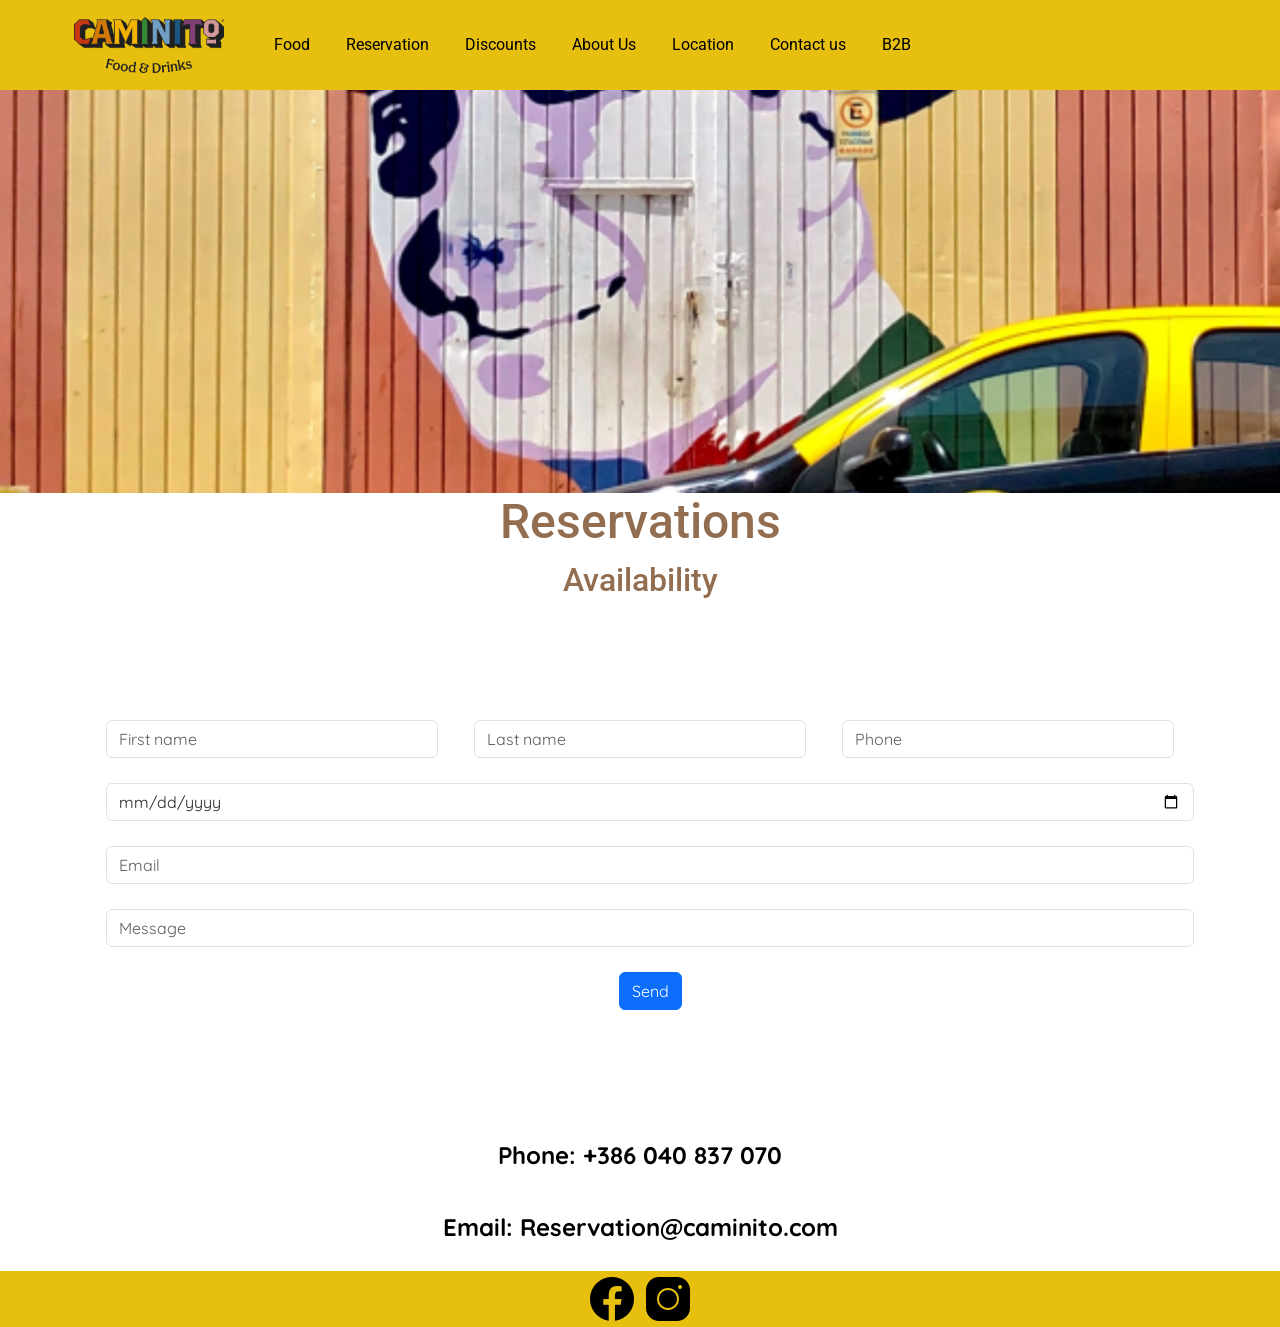
<file: pages/reservation.html>
<!DOCTYPE html>
<html lang="en">
 <head>
    <meta charset="UTF-8">
     <meta http-equiv="X-UA-Compatible" content="IE=edge">
    <meta name="viewport" content="width=device-width, initial-scale=1.0">
    <title>Reservation</title>
   <!--link a Bootstrap-->
   <link href="https://cdn.jsdelivr.net/npm/bootstrap@5.3.0-alpha2/dist/css/bootstrap.min.css" rel="stylesheet" integrity="sha384-aFq/bzH65dt+w6FI2ooMVUpc+21e0SRygnTpmBvdBgSdnuTN7QbdgL+OapgHtvPp" crossorigin="anonymous">
   <!--Link a mi css-->
   <link rel="stylesheet" href="../CSS/Style.css">
</head>
<body>
    <!--menu navegador por mi pagina-->
    <!--S nav boot-->
    <nav class="navbar navbar-expand-lg nav sticky-top">
        <!--S logo-->
        <div class="container-fluid">
            <a class="navbar-brand px-4 mx-2" href="../index.html">
              <img src="../Logo/Frame.png" alt="Caminito logo">
          </a>
        <!--E logo-->
         <!--S Boton hamburguesa-->
              <button class="navbar-toggler" type="button" data-bs-toggle="collapse" data-bs-target="#navbarNav" aria-controls="navbarNav" aria-expanded="false" aria-label="Toggle navigation">
                <span class="navbar-toggler-icon"></span>
              </button>
        <!--E Boton hamburguesa-->
            <div class="collapse navbar-collapse Nav1" id="navbarNav">
                <ul class="navbar-nav textRight">
                  <li class="nav-item">
                    <a class="nav-link active" aria-current="page" href="food.html"> Food</a>
                  </li>
                  <li class="nav-item">
                    <a class="nav-link active" aria-current="page" href="reservation.html"> Reservation</a>
                  </li>
                  <li class="nav-item">
                    <a class="nav-link active" aria-current="page" href="discounts.html">Discounts</a>
                  </li>
                  <li class="nav-item">
                    <a class="nav-link active" aria-current="page" href="aboutus.html">About Us</a>
                  </li>
                  <li class="nav-item">
                    <a class="nav-link active" aria-current="page" href="location.html">Location</a>
                  </li>
                  </li>
                  <li class="nav-item">
                    <a class="nav-link active" aria-current="page" href="contactus.html">Contact us</a>
                  </li>
                  <li class="nav-item">
                    <a class="nav-link active" aria-current="page" href="B2B.html">B2B</a>
                  </li>
                </ul>
              </div>
            </div>
          </nav>
        <!---E NAV DE BOOT-->
        <!--Fin de mi menu navegador por mi pagina-->
        <Main>
            <header>
                <img src="../fotos/Nav/reservation.jpg" alt="Wall painted with Carlos Gardel face and a Taxi">
            </header>
            <h1>Reservations</h1>
            <h2>Availability</h2>
            </section>
                <form action="Envio.php">
                    <div class="row g-3 p-5 mx-auto">
                        <div class="col">
                        <input type="text" class="form-control" placeholder="First name" aria-label="First name">
                        </div>
                        <div class="col">
                        <input type="text" class="form-control" placeholder="Last name" aria-label="Last name">
                        </div>
                        <div class="col">
                            <input type="text" class="form-control" placeholder="Phone" aria-label="Phone">
                        </div>
                        <div class="col-12">
                            <input type="date" class="form-control" placeholder="Date" aria-label="Date">
                        </div>
                        <div class="col-12">
                            <input type="email" class="form-control" placeholder="Email" aria-label="Email">
                        </div>
                        <div class="col-12">
                            <input type="text" class="form-control" placeholder="Message" aria-label="Message">
                        </div>
                        <div class="col-12 textCenter">
                            <button type="submit" class="btn btn-primary">Send</button>
                        </div>
                    </div>
                </form>
                <section class="textCenter">
                        <p><strong>Phone: +386 040 837 070</strong></p>
                        <p><strong>Email: Reservation@caminito.com</strong></p>
                </section>
            <section>
        </Main>
        <footer><a href="https://www.facebook.com/caminito.si.foodtruck" target="_blank">
            <img src="[data-uri]" target="Facebook">
        <a href="https://www.instagram.com/caminito.foodtruck/" target="_blank"> 
            <img src="[data-uri]" alt="Instagram">
        </a>
        </footer>
        <script src="https://cdn.jsdelivr.net/npm/bootstrap@5.3.0-alpha2/dist/js/bootstrap.bundle.min.js" integrity="sha384-qKXV1j0HvMUeCBQ+QVp7JcfGl760yU08IQ+GpUo5hlbpg51QRiuqHAJz8+BrxE/N" crossorigin="anonymous"></script>
</body>
</html>
</file>
<file: CSS/Style.css>
/*FONT* SI US * ES SELECTOR UNIVERSAL Y USA TODAS LAS ETIQUETAS*/
@import url('https://fonts.googleapis.com/css2?family=Quicksand:wght@300&family=Roboto:ital,wght@1,500&display=swap');
*{font-family: font-family: 'Quicksand', sans-serif;  
}

/*selectores de etiqueta*/
.nav{
    /*background-image: url(../fotos/Comida/Banner.jpg) ; - Esto es por si quiero poner una imagen*/
    background-color: rgb(231, 192, 15);
    padding: 0px 30px;
    height: 10vh;
    position: sticky;
    top: 0;
    left: 0;
    width: 100%;
    display: flex;
    flex-direction: row;
    justify-content: space-around;
    align-items: center;
}
 .Nav1{
    background-color: rgb(231,192,15);
 }

.textsize{
    font-size: 1.4em;
}
nav ul{ 
    list-style: none;
    display: flex;
}
/*Esto es para sacar los puntos de itiem de las listas de HTML que se ponen automaticos - Ademas esto dice que elijo a UL que esta adentro de NAV, Esto sirve para
ser mas especifica sobre lo que quiero cambiar*/
nav ul li{
    display: flex
}
nav ul li a{ 
    color: rgb(10, 9, 9);
    text-decoration: none;
    margin: 0px 10px;  
    width: 150%;
    font-family: 'Roboto', sans-serif;
    font-size: 2em;
    text-align: center;
    text-decoration: none;
   }

nav img{
    width: 150px;
}


.card {
    z-index: 1; /* o cualquier valor menor que el z-index de la barra de navegación */
  }
  

a{
    cursor: pointer;
}

header img{
    width: 100%;
    height: auto;
}
h1 { 
    color: rgb(146, 109, 79) ;
    font-family: 'Roboto', sans-serif;
    text-align: center;
    margin: 0px;
    font-size: 3em;
}

h2{
    text-align: center;
    font-family: 'Roboto', sans-serif;
    color:rgb(146, 109, 79);
    width: 100%;
    padding: 10px 3px;
    margin: 0px;
    font-size: 2em;
    

}
h3, h4{
    text-align: left;
    font-family: 'Roboto', sans-serif;
    color: rgb(146, 109, 79) ;;
    width: auto;
    padding: 10px 3px;
    margin: 50px 100px;
    font-size: 1.5em;
    ;
}
.fontsizem{
    font-size: 3em;
}
section div img{
    width: 100%;
    height: auto;
    margin: 0px 0px;
}
p{ 
    width: auto;
    padding: 10px 10px;
    font-size: 1.5em;
    font-family: 'Quicksand', sans-serif;
    color: black;
}
form{
    margin: 30px 10px;
    padding: 30px 30px;
    text-align: center;
    font-family: 'Quicksand', sans-serif;
}

form div{ 
    margin: 3px 10px;
    padding: 3px 10px;

}
iframe{
    margin-bottom: 100px;
    display: inline-block;
}
footer{ 
    background-color: rgb(231, 192, 15);
    width: 100%;
    height: auto;
    margin: auto;
    padding: 3px 10px;
    text-align: center;
}

footer a{
    text-decoration: none;
}

figure{
    width: 30%;
    background-color: white;
    margin: 10px 10;
    padding: 10px 10px;
    text-align: center;
}



figcaption{
    text-align: center;
    font-family: 'Quicksand', sans-serif;
    font-size: 2em;
}


/*Class*/
.textLeft{
text-align: left;
}
.textRight{
    text-align: right;
}
.textCenter{
    text-align: center;
}
.fondoDestacado{
    background-color: bisque;
}


/*Box Modeling - clase 4 - explicacion en cuaderno/mydrive clase4*/
.contenedor{
    padding:3px;
    margin:3px ;
    width: 100%;
    height: auto;
    display: grid;
    grid-template-columns: 1fr 1fr;
    grid-template-rows: 1;
    font-size: 1.5em;
    display: block;

}

.ContenedorReasons{
    padding: 30px;
    width: 50%;
    display: grid;
    grid-template-columns: 1fr ;
    grid-template-rows: 1;
    align-items: center;

}

.cards{
    width: 100%;
    padding: 10px;
    margin: 10px;
    display: grid;
    grid-template-columns: 1fr;
    grid-template-rows: 1;
    
}

.hijo{
    width: 100%;
    padding: 10px;
    display: flex;
    flex-wrap: wrap;
    justify-content: space-around;
    align-items: center;
}

.foodImgBreaker{
    width: 300px;
   height: auto;

}

.foodImaMenu{
    width: auto;
    padding: 10px 3px;
    margin: 10px 100px;


}

.figureFoodProducts{
    display: flex;
    flex-direction: wrap;
    justify-content: space-around;
    flex-wrap: wrap;
    align-items: center;
    
}


.Nav{
    grid-area: Nav;
}
.RealFood{
    grid-area: IRealfood;
}

.cards{
    grid-area: cards;

}

.FotoDamian{
    grid-area: FotoD;
}
.FotoAgos{
    grid-area: FotoA;
}

.bg{
    background-color:rgb(231, 192, 15);
    color: white;
}



@media only screen and (max-width: 767px) { /* para celulares */
    .contenedor {
      display: block;
    }
    .cards{
        display: block;

    }
} 

  @media only screen and (min-width: 768px) and (max-width: 1023px) { /* para tablets */
    .contenedor{
      grid-template-columns: 1fr;
    }
    .cards{
        display: flex;
    } 
} 
  
  @media only screen and (min-width: 1024px) { /* para computadoras */
    .contenedor {
      grid-template-columns: 1fr 1fr;
    }
    .cards{
        display: flex;
    }
 }
</file>
